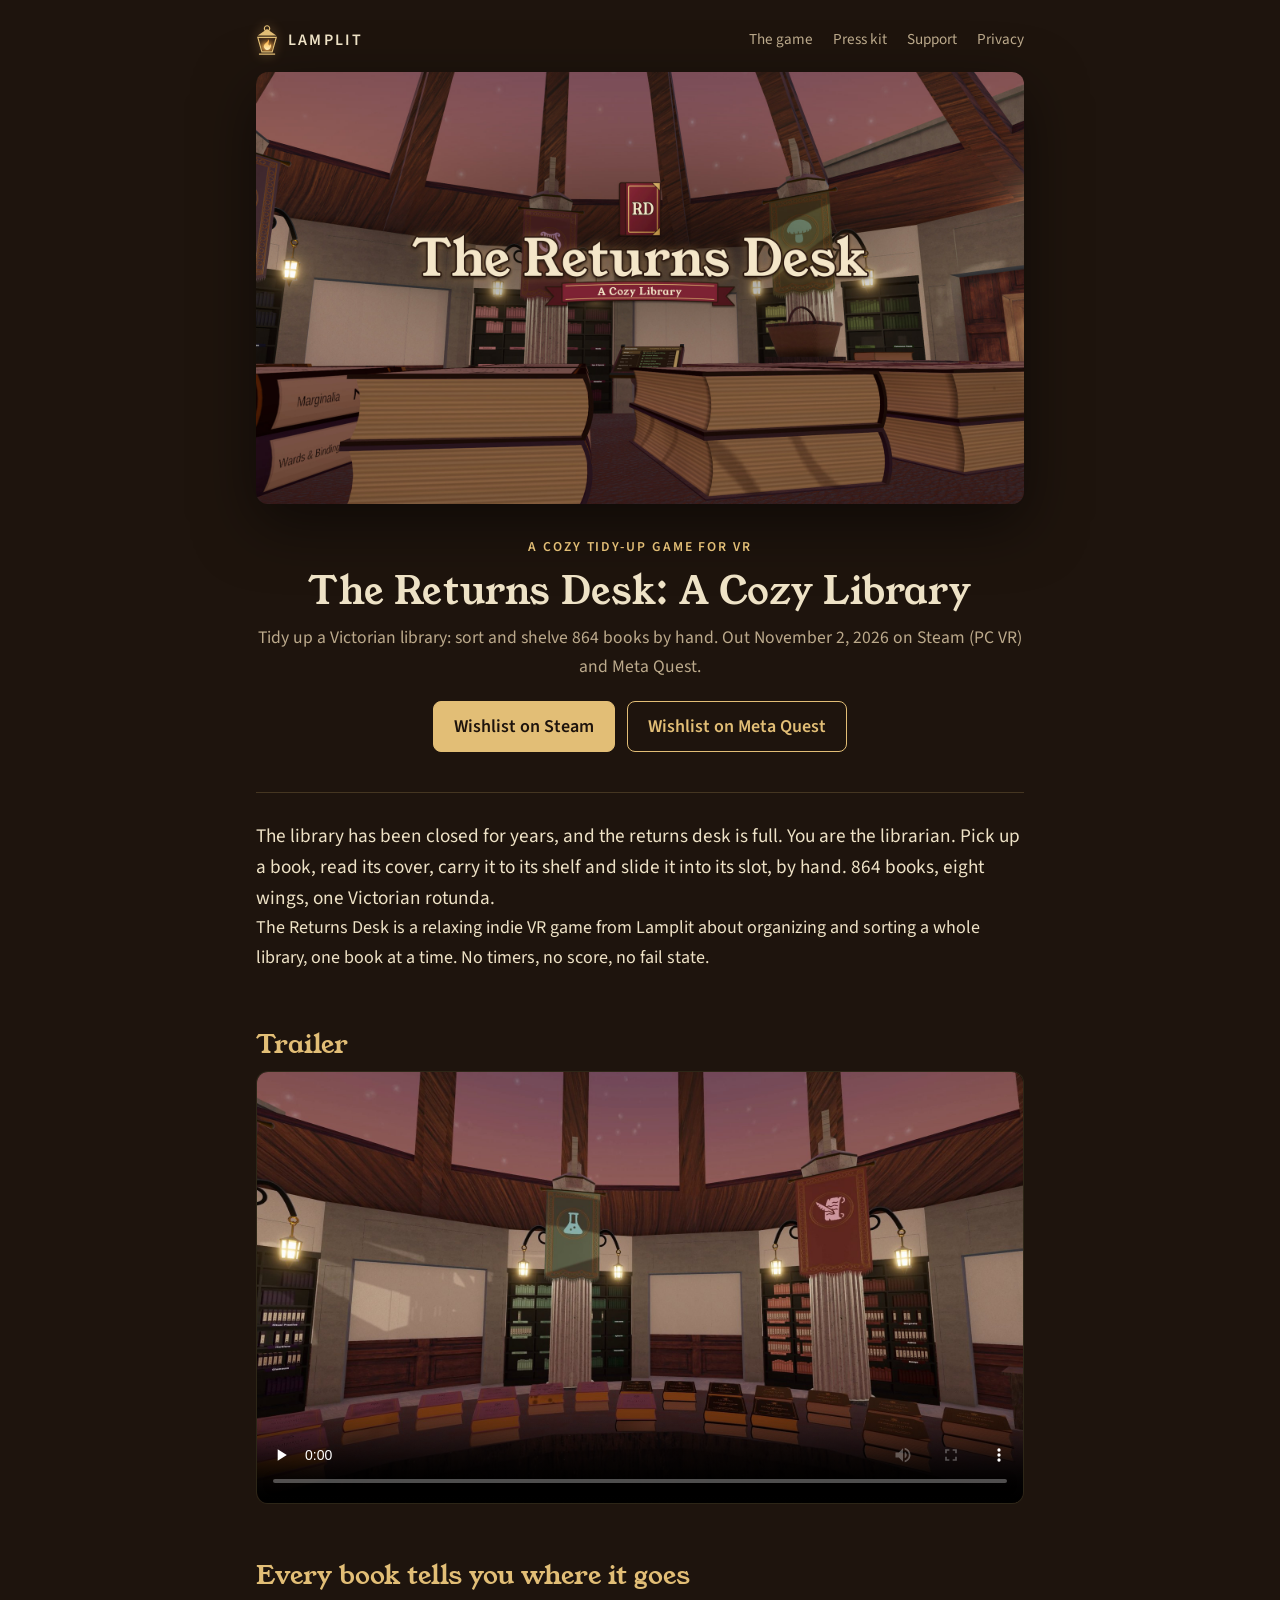
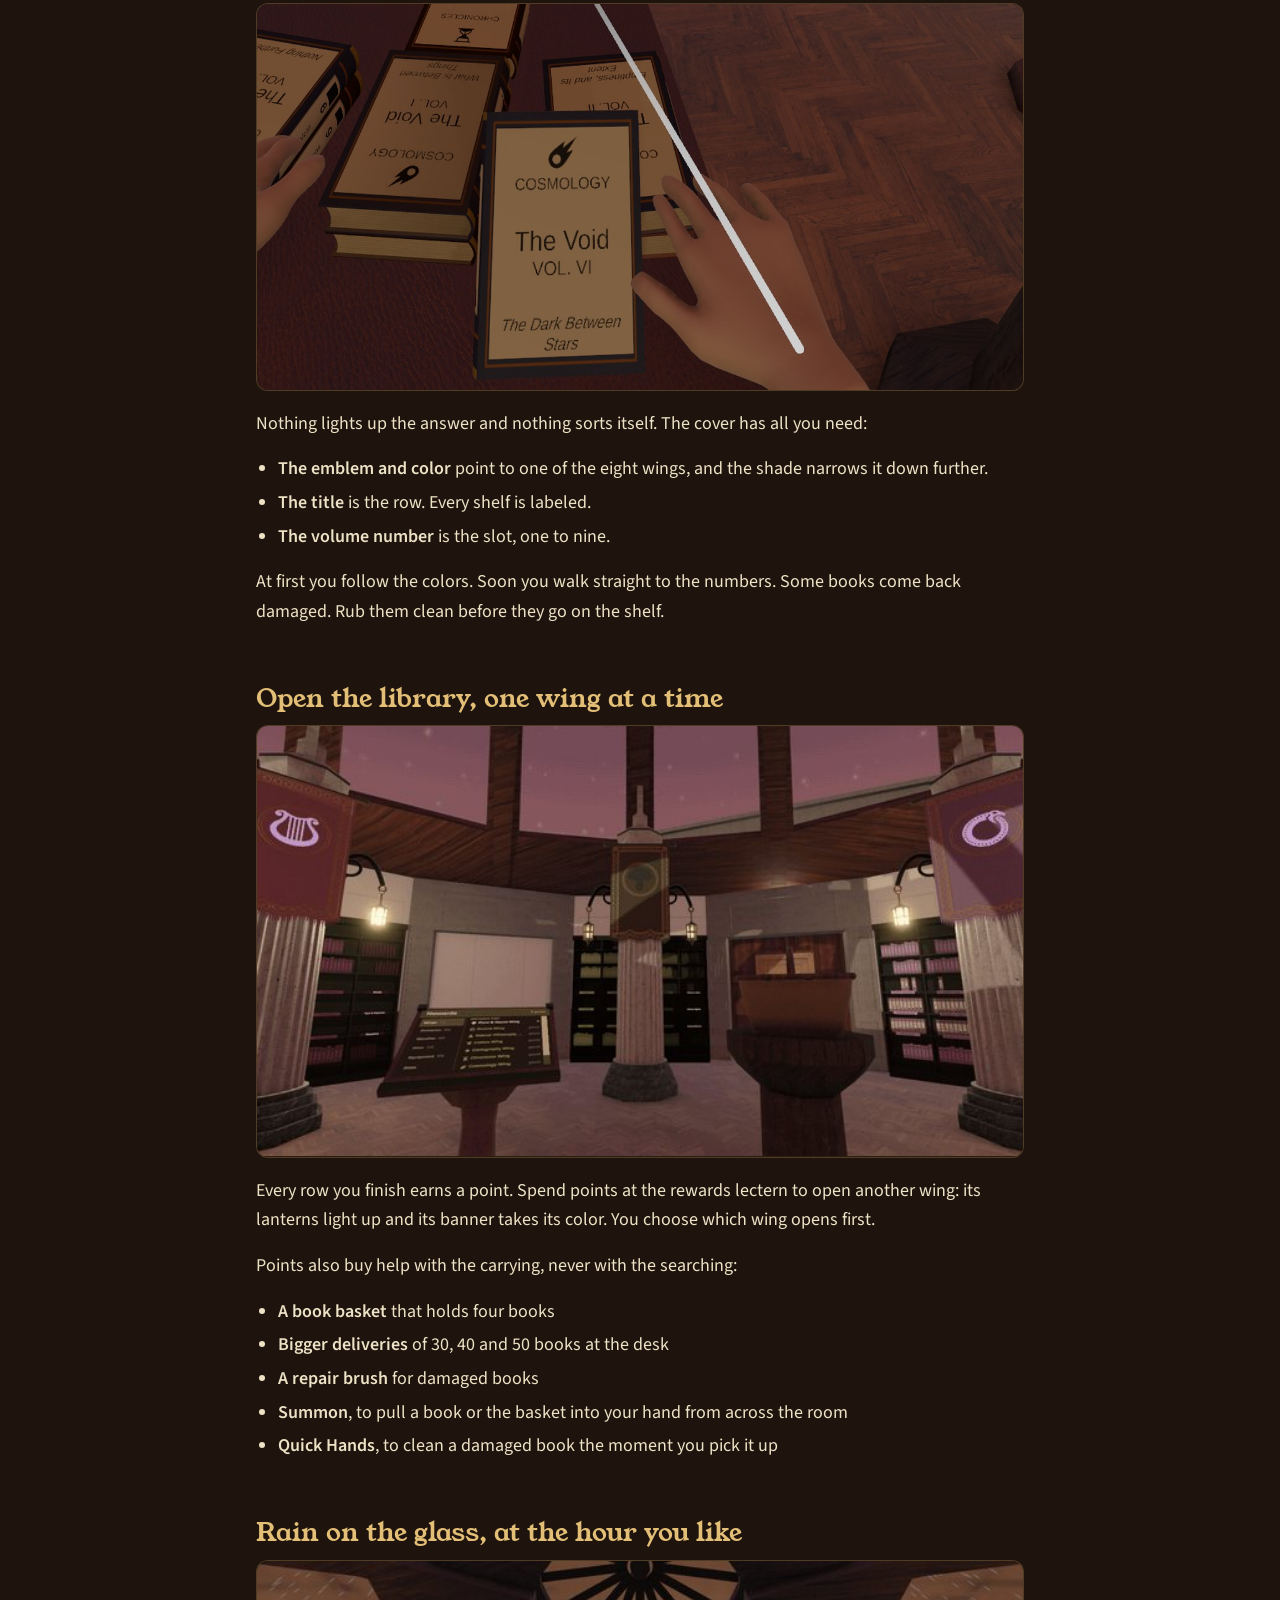
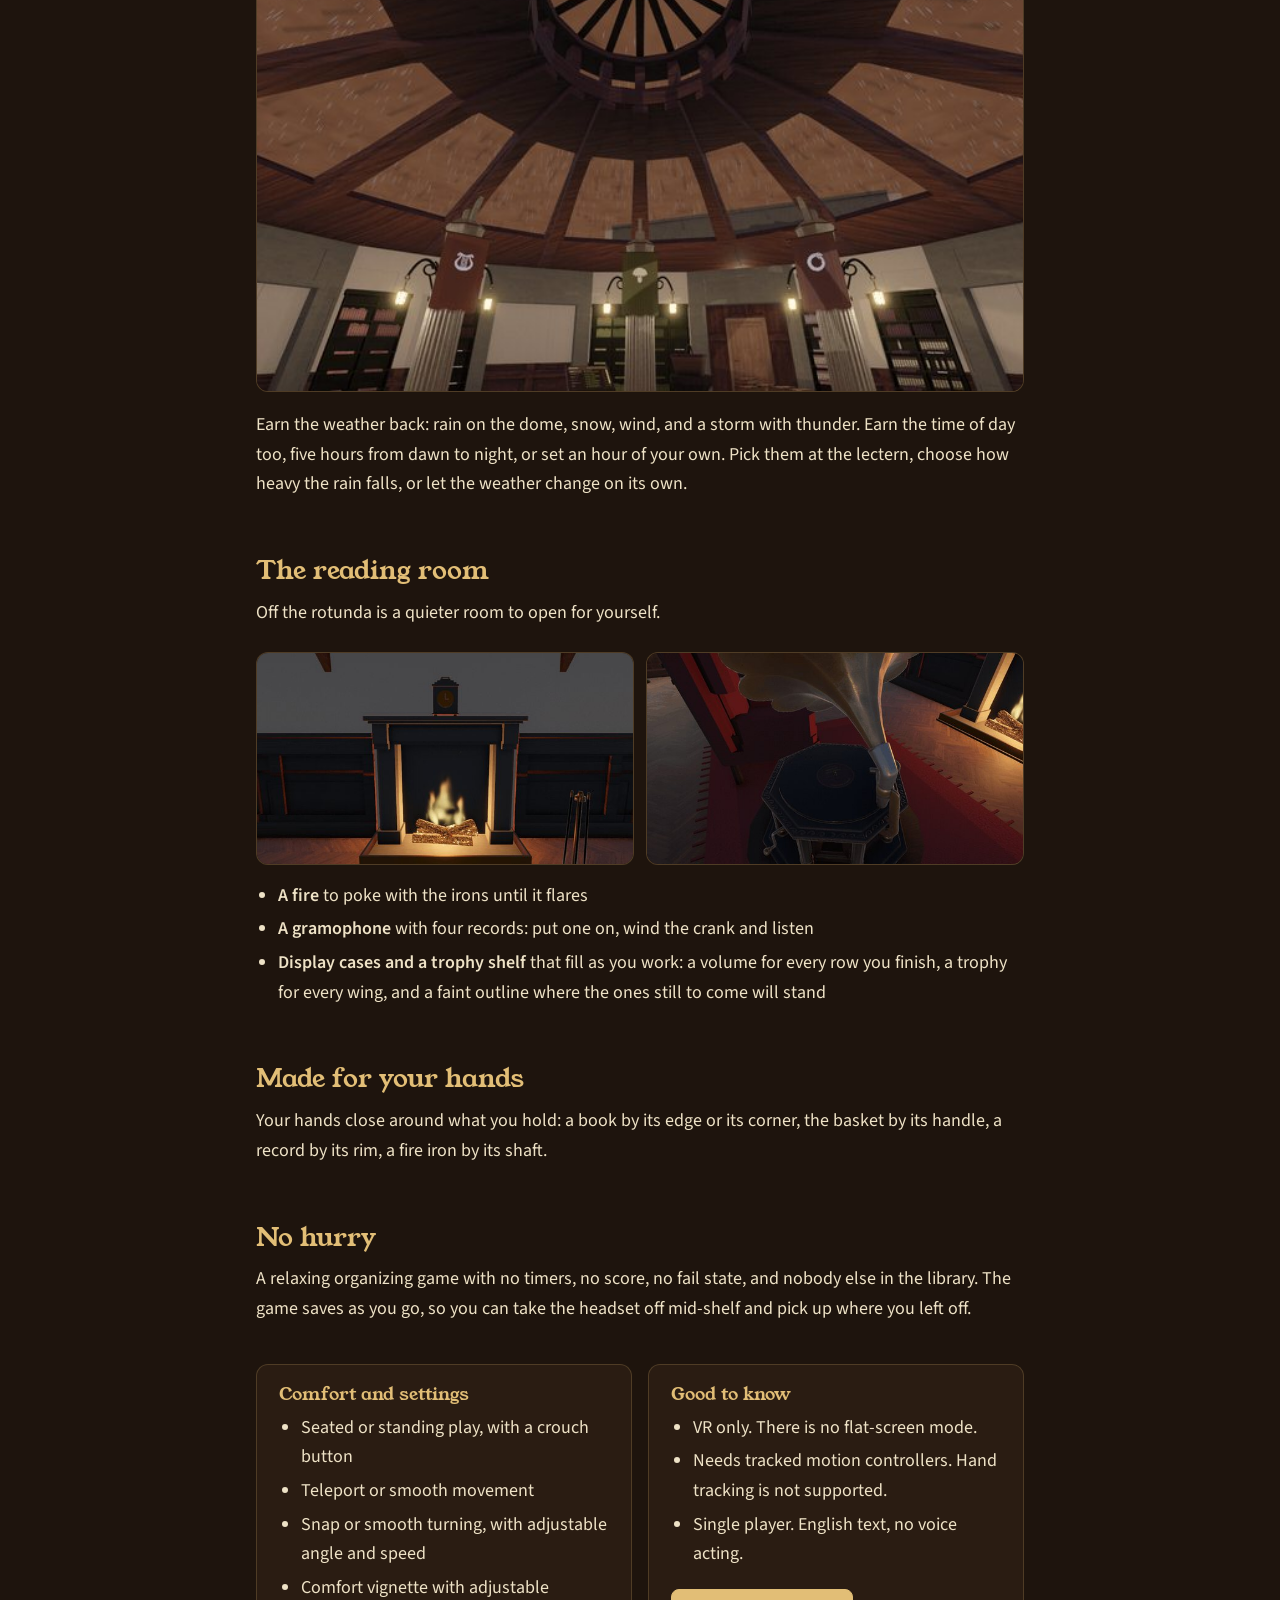
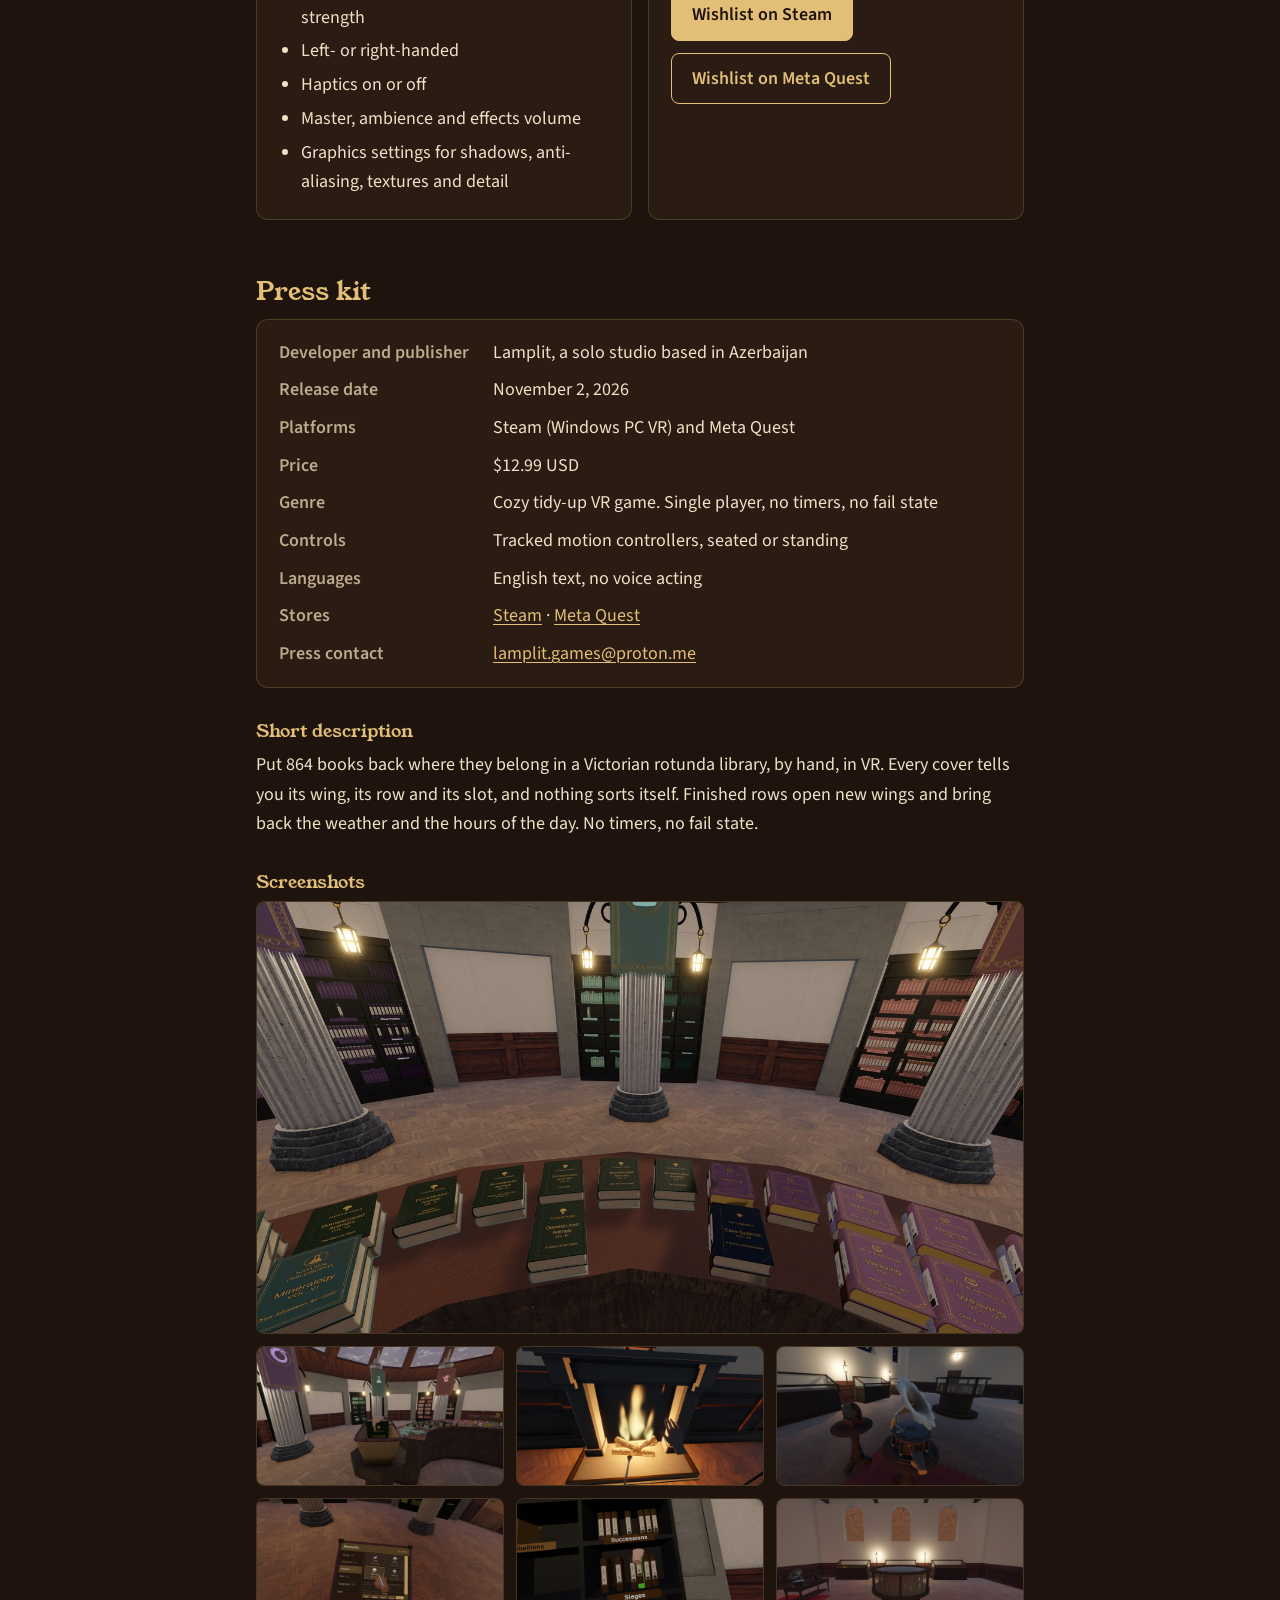
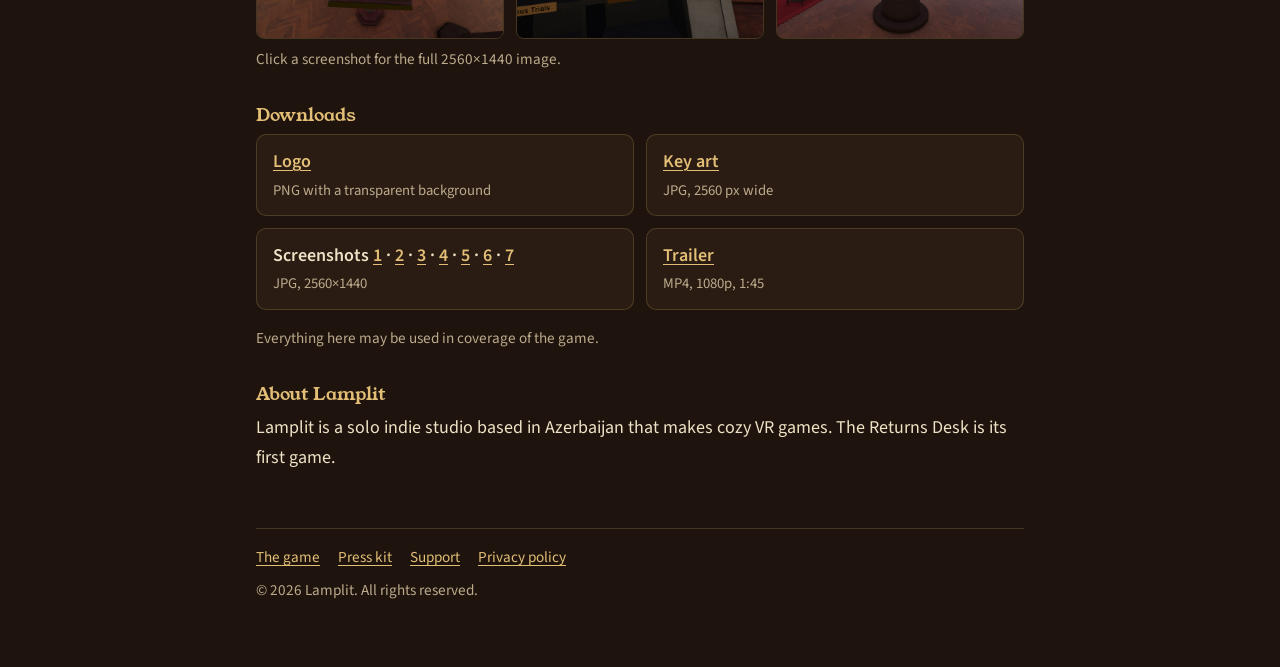
<file: index.html>
<!DOCTYPE html>
<html lang="en">
<head>
<meta charset="utf-8">
<meta name="viewport" content="width=device-width, initial-scale=1">
<title>Lamplit | The Returns Desk, a Cozy Tidy-Up VR Game</title>
<meta name="description" content="Tidy up a Victorian library in VR: sort and shelve 864 books by hand in a cozy, relaxing indie game. Out Nov 2, 2026 on Steam (PC VR) and Meta Quest.">
<meta name="keywords" content="tidy up game, tidying game, cozy game, cozy VR game, relaxing game, relaxing VR game, indie game, VR game, virtual reality game, Meta Quest game, Steam VR game, PC VR, organizing game, sorting game, library game, books, gaming, Lamplit, The Returns Desk">
<link rel="canonical" href="https://lamplitgames.github.io/">
<meta name="robots" content="index, follow, max-image-preview:large, max-video-preview:-1">
<meta name="author" content="Lamplit">
<meta name="theme-color" content="#1e140d">
<meta name="color-scheme" content="dark">
<meta name="google-site-verification" content="c1iUsk1S_ibs-EZGlGnUaKQFY1onhuEjxAU0JBoQbWc">

<meta property="og:type" content="website">
<meta property="og:site_name" content="Lamplit">
<meta property="og:locale" content="en_US">
<meta property="og:url" content="https://lamplitgames.github.io/">
<meta property="og:title" content="The Returns Desk: A Cozy Library — a cozy tidy-up VR game by Lamplit">
<meta property="og:description" content="Tidy up a Victorian library in VR: sort and shelve 864 books by hand. No timers, no fail state. Out November 2, 2026 on Steam and Meta Quest.">
<meta property="og:image" content="https://lamplitgames.github.io/img/og-image.jpg">
<meta property="og:image:width" content="1200">
<meta property="og:image:height" content="630">
<meta property="og:image:alt" content="The Returns Desk: A Cozy Library logo over the rotunda library at evening, with piled books on the returns desk.">
<meta property="og:video" content="https://lamplitgames.github.io/presskit/the-returns-desk-trailer.mp4">
<meta property="og:video:type" content="video/mp4">
<meta property="og:video:width" content="1920">
<meta property="og:video:height" content="1080">
<meta name="twitter:card" content="summary_large_image">
<meta name="twitter:title" content="The Returns Desk: A Cozy Library — a cozy tidy-up VR game">
<meta name="twitter:description" content="Tidy up a Victorian library in VR: sort and shelve 864 books by hand. Out November 2, 2026 on Steam and Meta Quest.">
<meta name="twitter:image" content="https://lamplitgames.github.io/img/og-image.jpg">
<meta name="twitter:image:alt" content="The Returns Desk: A Cozy Library logo over the rotunda library at evening.">

<link rel="icon" href="/favicon.ico" sizes="48x48">
<link rel="icon" href="/img/lamplit-mark.svg" type="image/svg+xml">
<link rel="apple-touch-icon" href="/img/apple-touch-icon.png">
<link rel="manifest" href="/manifest.json">

<link rel="preconnect" href="https://fonts.googleapis.com">
<link rel="preconnect" href="https://fonts.gstatic.com" crossorigin>
<link rel="stylesheet" href="https://fonts.googleapis.com/css2?family=Source+Sans+3:wght@400;600&family=Young+Serif&display=swap">
<link rel="stylesheet" href="style.css?v=5">

<script type="application/ld+json">
{
  "@context": "https://schema.org",
  "@graph": [
    {
      "@type": "Organization",
      "@id": "https://lamplitgames.github.io/#org",
      "name": "Lamplit",
      "url": "https://lamplitgames.github.io/",
      "email": "lamplit.games@proton.me",
      "logo": "https://lamplitgames.github.io/img/icon-512.png",
      "description": "Lamplit is a solo indie studio based in Azerbaijan that makes cozy, relaxing VR games.",
      "contactPoint": {
        "@type": "ContactPoint",
        "contactType": "customer support",
        "email": "lamplit.games@proton.me",
        "url": "https://lamplitgames.github.io/support.html",
        "availableLanguage": "English"
      }
    },
    {
      "@type": "WebSite",
      "@id": "https://lamplitgames.github.io/#website",
      "name": "Lamplit",
      "url": "https://lamplitgames.github.io/",
      "inLanguage": "en",
      "publisher": { "@id": "https://lamplitgames.github.io/#org" }
    },
    {
      "@type": "VideoGame",
      "@id": "https://lamplitgames.github.io/#game",
      "name": "The Returns Desk: A Cozy Library",
      "alternateName": "The Returns Desk",
      "url": "https://lamplitgames.github.io/",
      "description": "A cozy tidy-up game for VR. Put 864 books back where they belong in a Victorian rotunda library, by hand. Every cover tells you its wing, its row and its slot, and nothing sorts itself. Finished rows open new wings and bring back the weather and the hours of the day. No timers, no fail state.",
      "keywords": "tidy up, tidying, cozy, relaxing, indie, VR, virtual reality, Meta Quest, Steam, PC VR, organizing, sorting, library, books",
      "image": "https://lamplitgames.github.io/img/keyart.jpg",
      "screenshot": [
        "https://lamplitgames.github.io/presskit/screenshot-01_returns_desk.jpg",
        "https://lamplitgames.github.io/presskit/screenshot-02_shelving_with_basket.jpg",
        "https://lamplitgames.github.io/presskit/screenshot-03_hearth_poke.jpg",
        "https://lamplitgames.github.io/presskit/screenshot-04_gramophone.jpg",
        "https://lamplitgames.github.io/presskit/screenshot-05_rewards_weather.jpg",
        "https://lamplitgames.github.io/presskit/screenshot-06_shelf_close.jpg",
        "https://lamplitgames.github.io/presskit/screenshot-07_reading_room_cases.jpg"
      ],
      "genre": ["Tidy Up", "Cozy", "Relaxing", "Organizing", "Sorting", "Simulation", "Puzzle", "Indie", "Virtual reality"],
      "gamePlatform": ["PC VR (Steam)", "Meta Quest"],
      "operatingSystem": ["Windows", "Meta Horizon OS"],
      "applicationCategory": "Game",
      "playMode": "SinglePlayer",
      "numberOfPlayers": { "@type": "QuantitativeValue", "value": 1 },
      "inLanguage": "en",
      "datePublished": "2026-11-02",
      "author": { "@id": "https://lamplitgames.github.io/#org" },
      "publisher": { "@id": "https://lamplitgames.github.io/#org" },
      "sameAs": [
        "https://store.steampowered.com/app/5262310/",
        "https://www.meta.com/experiences/the-returns-desk-a-cozy-library/1379798675209243/"
      ],
      "offers": [
        {
          "@type": "Offer",
          "name": "Steam (PC VR)",
          "url": "https://store.steampowered.com/app/5262310/",
          "price": "12.99",
          "priceCurrency": "USD",
          "availabilityStarts": "2026-11-02T17:00:00Z"
        },
        {
          "@type": "Offer",
          "name": "Meta Quest",
          "url": "https://www.meta.com/experiences/the-returns-desk-a-cozy-library/1379798675209243/",
          "price": "12.99",
          "priceCurrency": "USD",
          "availabilityStarts": "2026-11-02T17:00:00Z"
        }
      ],
      "trailer": {
        "@type": "VideoObject",
        "name": "The Returns Desk: A Cozy Library — trailer",
        "description": "The trailer for The Returns Desk: A Cozy Library, a cozy tidy-up VR game about putting library books back.",
        "thumbnailUrl": "https://lamplitgames.github.io/presskit/trailer-poster.jpg",
        "contentUrl": "https://lamplitgames.github.io/presskit/the-returns-desk-trailer.mp4",
        "uploadDate": "2026-10-16",
        "duration": "PT1M45S"
      }
    }
  ]
}
</script>
</head>
<body class="home">
<main>
<nav class="topbar" aria-label="Site">
<a class="brand" href="/"><img src="img/lamplit-mark.svg" alt="" width="22" height="32"><span class="studio">Lamplit</span></a>
<span class="topbar-links"><a href="#game">The game</a><a href="#press">Press kit</a><a href="support.html">Support</a><a href="privacy.html">Privacy</a></span>
</nav>

<img class="hero-img" src="img/keyart.jpg" alt="The Returns Desk: A Cozy Library key art. The returns desk's piled books in the rotunda library at evening, with the wing banners and lanterns lit under the glass dome." width="1920" height="1080" fetchpriority="high">

<header class="home-head">
<p class="eyebrow">A cozy tidy-up game for VR</p>
<h1>The Returns Desk: A Cozy Library</h1>
<p class="sub">Tidy up a Victorian library: sort and shelve 864 books by hand. Out November 2, 2026 on Steam (PC VR) and Meta Quest.</p>
<p class="stores"><a class="button primary" href="https://store.steampowered.com/app/5262310/">Wishlist on Steam</a> <a class="button" href="https://www.meta.com/experiences/the-returns-desk-a-cozy-library/1379798675209243/">Wishlist on Meta Quest</a></p>
</header>

<p class="lead">The library has been closed for years, and the returns desk is full. You are the librarian. Pick up a book, read its cover, carry it to its shelf and slide it into its slot, by hand. 864 books, eight wings, one Victorian rotunda.</p>
<p>The Returns Desk is a relaxing indie VR game from Lamplit about organizing and sorting a whole library, one book at a time. No timers, no score, no fail state.</p>

<section id="trailer">
<h2>Trailer</h2>
<video controls preload="none" poster="presskit/trailer-poster.jpg" width="1920" height="1080" title="The Returns Desk: A Cozy Library — trailer">
<source src="presskit/the-returns-desk-trailer.mp4" type="video/mp4">
</video>
</section>

<section id="game">
<h2>Every book tells you where it goes</h2>
<figure class="media"><img src="img/about/reading_a_cover.jpg" alt="Reading a book's cover in VR: the wing emblem, the title and the volume number." width="1232" height="620" loading="lazy"></figure>
<p>Nothing lights up the answer and nothing sorts itself. The cover has all you need:</p>
<ul>
<li><strong>The emblem and color</strong> point to one of the eight wings, and the shade narrows it down further.</li>
<li><strong>The title</strong> is the row. Every shelf is labeled.</li>
<li><strong>The volume number</strong> is the slot, one to nine.</li>
</ul>
<p>At first you follow the colors. Soon you walk straight to the numbers. Some books come back damaged. Rub them clean before they go on the shelf.</p>

<h2>Open the library, one wing at a time</h2>
<figure class="media"><video autoplay muted loop playsinline preload="metadata" poster="img/about/wing_opens.jpg" width="616" height="346" aria-label="A wing of the library opening: its lanterns light up and its banner takes its color."><source src="img/about/wing_opens.mp4" type="video/mp4"></video></figure>
<p>Every row you finish earns a point. Spend points at the rewards lectern to open another wing: its lanterns light up and its banner takes its color. You choose which wing opens first.</p>
<p>Points also buy help with the carrying, never with the searching:</p>
<ul>
<li><strong>A book basket</strong> that holds four books</li>
<li><strong>Bigger deliveries</strong> of 30, 40 and 50 books at the desk</li>
<li><strong>A repair brush</strong> for damaged books</li>
<li><strong>Summon</strong>, to pull a book or the basket into your hand from across the room</li>
<li><strong>Quick Hands</strong>, to clean a damaged book the moment you pick it up</li>
</ul>

<h2>Rain on the glass, at the hour you like</h2>
<figure class="media"><video autoplay muted loop playsinline preload="metadata" poster="img/about/storm_on_the_dome.jpg" width="616" height="346" aria-label="A storm with rain and lightning over the library's glass dome."><source src="img/about/storm_on_the_dome.mp4" type="video/mp4"></video></figure>
<p>Earn the weather back: rain on the dome, snow, wind, and a storm with thunder. Earn the time of day too, five hours from dawn to night, or set an hour of your own. Pick them at the lectern, choose how heavy the rain falls, or let the weather change on its own.</p>

<h2>The reading room</h2>
<p>Off the rotunda is a quieter room to open for yourself.</p>
<div class="media-pair">
<figure class="media"><video autoplay muted loop playsinline preload="metadata" poster="img/about/hearth.jpg" width="616" height="346" aria-label="Poking the reading room fire with an iron until it flares."><source src="img/about/hearth.mp4" type="video/mp4"></video></figure>
<figure class="media"><video autoplay muted loop playsinline preload="metadata" poster="img/about/gramophone.jpg" width="616" height="346" aria-label="Putting a record on the gramophone and winding the crank."><source src="img/about/gramophone.mp4" type="video/mp4"></video></figure>
</div>
<ul>
<li><strong>A fire</strong> to poke with the irons until it flares</li>
<li><strong>A gramophone</strong> with four records: put one on, wind the crank and listen</li>
<li><strong>Display cases and a trophy shelf</strong> that fill as you work: a volume for every row you finish, a trophy for every wing, and a faint outline where the ones still to come will stand</li>
</ul>

<h2>Made for your hands</h2>
<p>Your hands close around what you hold: a book by its edge or its corner, the basket by its handle, a record by its rim, a fire iron by its shaft.</p>

<h2>No hurry</h2>
<p>A relaxing organizing game with no timers, no score, no fail state, and nobody else in the library. The game saves as you go, so you can take the headset off mid-shelf and pick up where you left off.</p>

<div class="two-col">
<div class="panel">
<h3>Comfort and settings</h3>
<ul>
<li>Seated or standing play, with a crouch button</li>
<li>Teleport or smooth movement</li>
<li>Snap or smooth turning, with adjustable angle and speed</li>
<li>Comfort vignette with adjustable strength</li>
<li>Left- or right-handed</li>
<li>Haptics on or off</li>
<li>Master, ambience and effects volume</li>
<li>Graphics settings for shadows, anti-aliasing, textures and detail</li>
</ul>
</div>
<div class="panel">
<h3>Good to know</h3>
<ul>
<li>VR only. There is no flat-screen mode.</li>
<li>Needs tracked motion controllers. Hand tracking is not supported.</li>
<li>Single player. English text, no voice acting.</li>
</ul>
<p class="stores"><a class="button primary" href="https://store.steampowered.com/app/5262310/">Wishlist on Steam</a> <a class="button" href="https://www.meta.com/experiences/the-returns-desk-a-cozy-library/1379798675209243/">Wishlist on Meta Quest</a></p>
</div>
</div>
</section>

<section id="press">
<h2>Press kit</h2>
<div class="panel">
<dl>
<dt>Developer and publisher</dt><dd>Lamplit, a solo studio based in Azerbaijan</dd>
<dt>Release date</dt><dd><time datetime="2026-11-02">November 2, 2026</time></dd>
<dt>Platforms</dt><dd>Steam (Windows PC VR) and Meta Quest</dd>
<dt>Price</dt><dd>$12.99 USD</dd>
<dt>Genre</dt><dd>Cozy tidy-up VR game. Single player, no timers, no fail state</dd>
<dt>Controls</dt><dd>Tracked motion controllers, seated or standing</dd>
<dt>Languages</dt><dd>English text, no voice acting</dd>
<dt>Stores</dt><dd><a href="https://store.steampowered.com/app/5262310/">Steam</a> · <a href="https://www.meta.com/experiences/the-returns-desk-a-cozy-library/1379798675209243/">Meta Quest</a></dd>
<dt>Press contact</dt><dd><a href="mailto:lamplit.games@proton.me">lamplit.games@proton.me</a></dd>
</dl>
</div>

<h3>Short description</h3>
<p>Put 864 books back where they belong in a Victorian rotunda library, by hand, in VR. Every cover tells you its wing, its row and its slot, and nothing sorts itself. Finished rows open new wings and bring back the weather and the hours of the day. No timers, no fail state.</p>

<h3>Screenshots</h3>
<div class="shots">
<a href="presskit/screenshot-01_returns_desk.jpg"><img src="presskit/thumb-01_returns_desk.jpg" alt="The returns desk piled with books in the rotunda library." width="1280" height="720" loading="lazy"></a>
<a href="presskit/screenshot-02_shelving_with_basket.jpg"><img src="presskit/thumb-02_shelving_with_basket.jpg" alt="Shelving books from a basket into a lit wing." width="1280" height="720" loading="lazy"></a>
<a href="presskit/screenshot-03_hearth_poke.jpg"><img src="presskit/thumb-03_hearth_poke.jpg" alt="Poking the fire with an iron in the reading room." width="1280" height="720" loading="lazy"></a>
<a href="presskit/screenshot-04_gramophone.jpg"><img src="presskit/thumb-04_gramophone.jpg" alt="Winding the gramophone in the reading room, beside the display cases." width="1280" height="720" loading="lazy"></a>
<a href="presskit/screenshot-05_rewards_weather.jpg"><img src="presskit/thumb-05_rewards_weather.jpg" alt="Choosing the weather on the rewards lectern." width="1280" height="720" loading="lazy"></a>
<a href="presskit/screenshot-06_shelf_close.jpg"><img src="presskit/thumb-06_shelf_close.jpg" alt="Sliding a numbered volume into its slot on a labeled shelf." width="1280" height="720" loading="lazy"></a>
<a href="presskit/screenshot-07_reading_room_cases.jpg"><img src="presskit/thumb-07_reading_room_cases.jpg" alt="The reading room's display cases and trophy shelf in the evening rain." width="1280" height="720" loading="lazy"></a>
</div>
<p class="small">Click a screenshot for the full 2560×1440 image.</p>

<h3>Downloads</h3>
<ul class="downloads">
<li><a href="presskit/the-returns-desk-logo.png" download>Logo</a><span>PNG with a transparent background</span></li>
<li><a href="presskit/keyart-2560.jpg" download>Key art</a><span>JPG, 2560 px wide</span></li>
<li><span class="dl-title">Screenshots <a href="presskit/screenshot-01_returns_desk.jpg" download>1</a> · <a href="presskit/screenshot-02_shelving_with_basket.jpg" download>2</a> · <a href="presskit/screenshot-03_hearth_poke.jpg" download>3</a> · <a href="presskit/screenshot-04_gramophone.jpg" download>4</a> · <a href="presskit/screenshot-05_rewards_weather.jpg" download>5</a> · <a href="presskit/screenshot-06_shelf_close.jpg" download>6</a> · <a href="presskit/screenshot-07_reading_room_cases.jpg" download>7</a></span><span>JPG, 2560×1440</span></li>
<li><a href="presskit/the-returns-desk-trailer.mp4" download>Trailer</a><span>MP4, 1080p, 1:45</span></li>
</ul>
<p class="small">Everything here may be used in coverage of the game.</p>

<h3>About Lamplit</h3>
<p>Lamplit is a solo indie studio based in Azerbaijan that makes cozy VR games. The Returns Desk is its first game.</p>
</section>

<footer>
<nav aria-label="Footer"><a href="#game">The game</a><a href="#press">Press kit</a><a href="support.html">Support</a><a href="privacy.html">Privacy policy</a></nav>
<p>© 2026 Lamplit. All rights reserved.</p>
</footer>
</main>
</body>
</html>
</file>
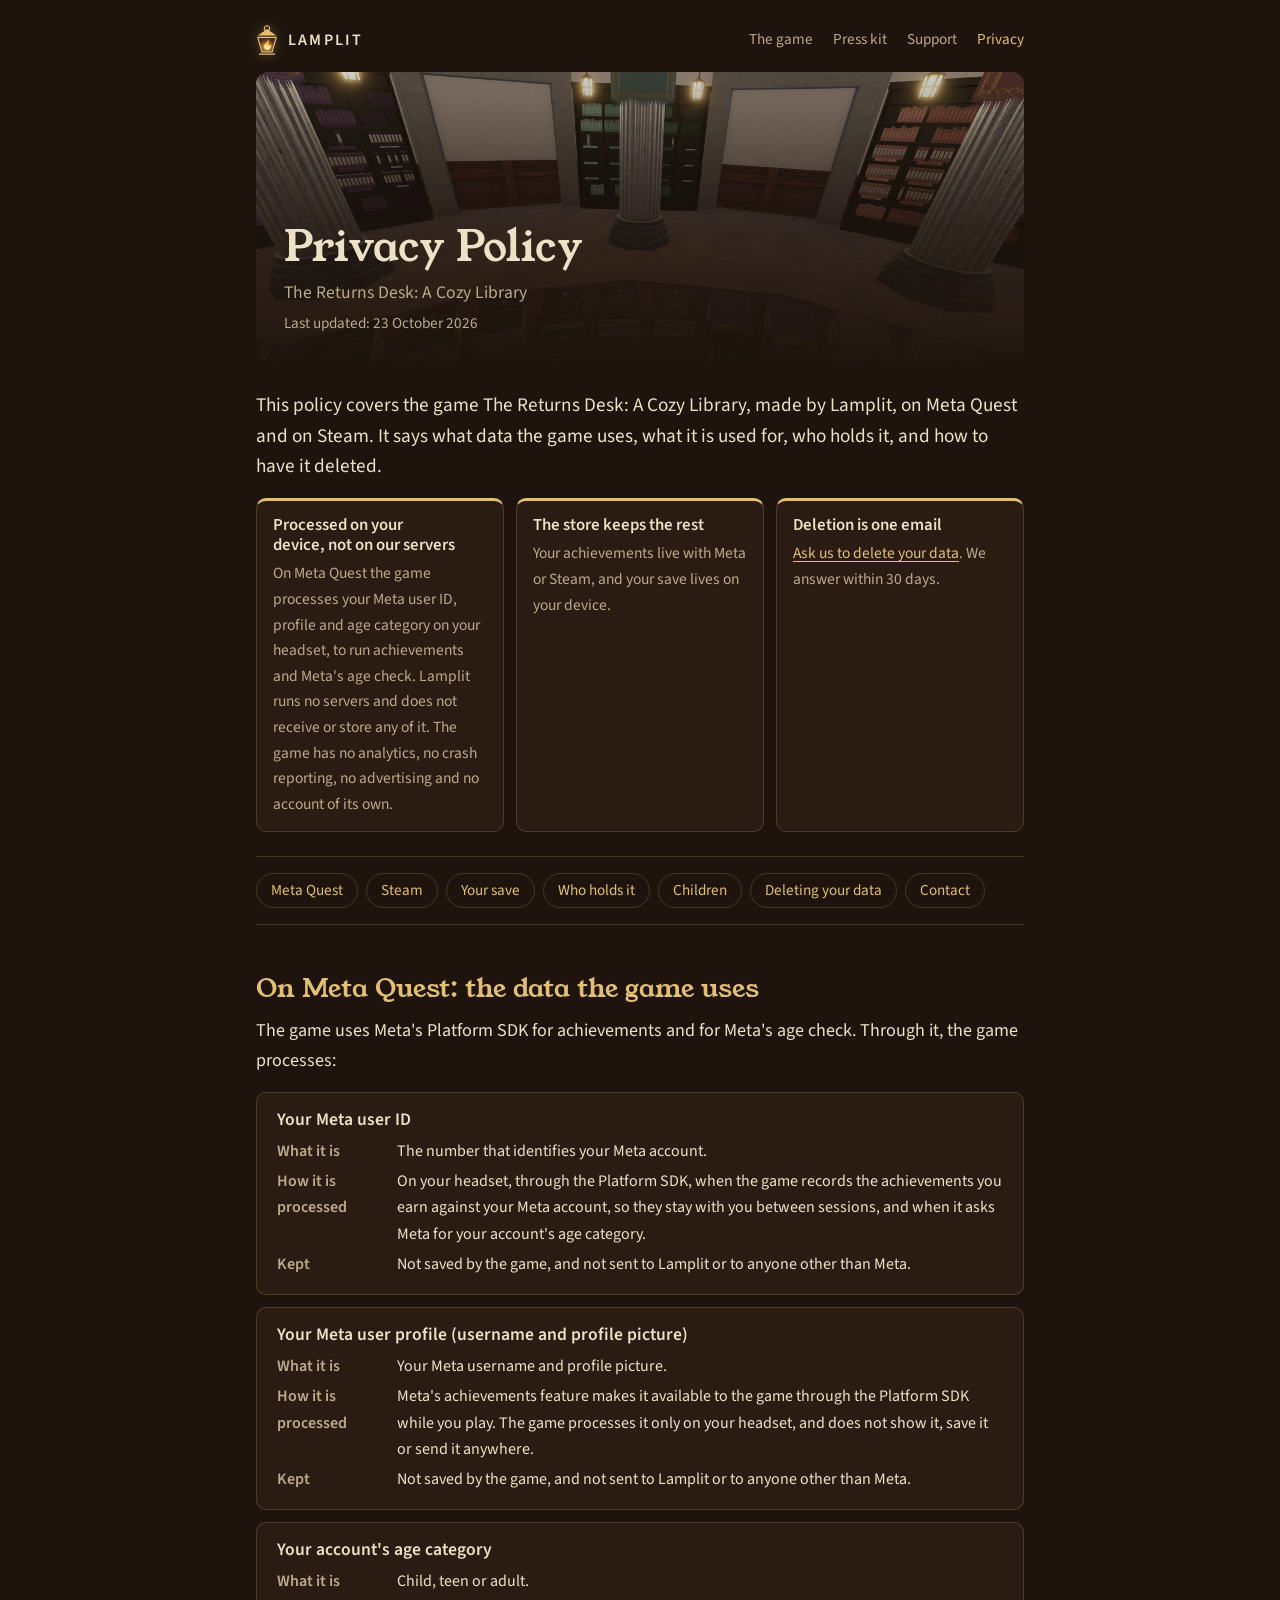
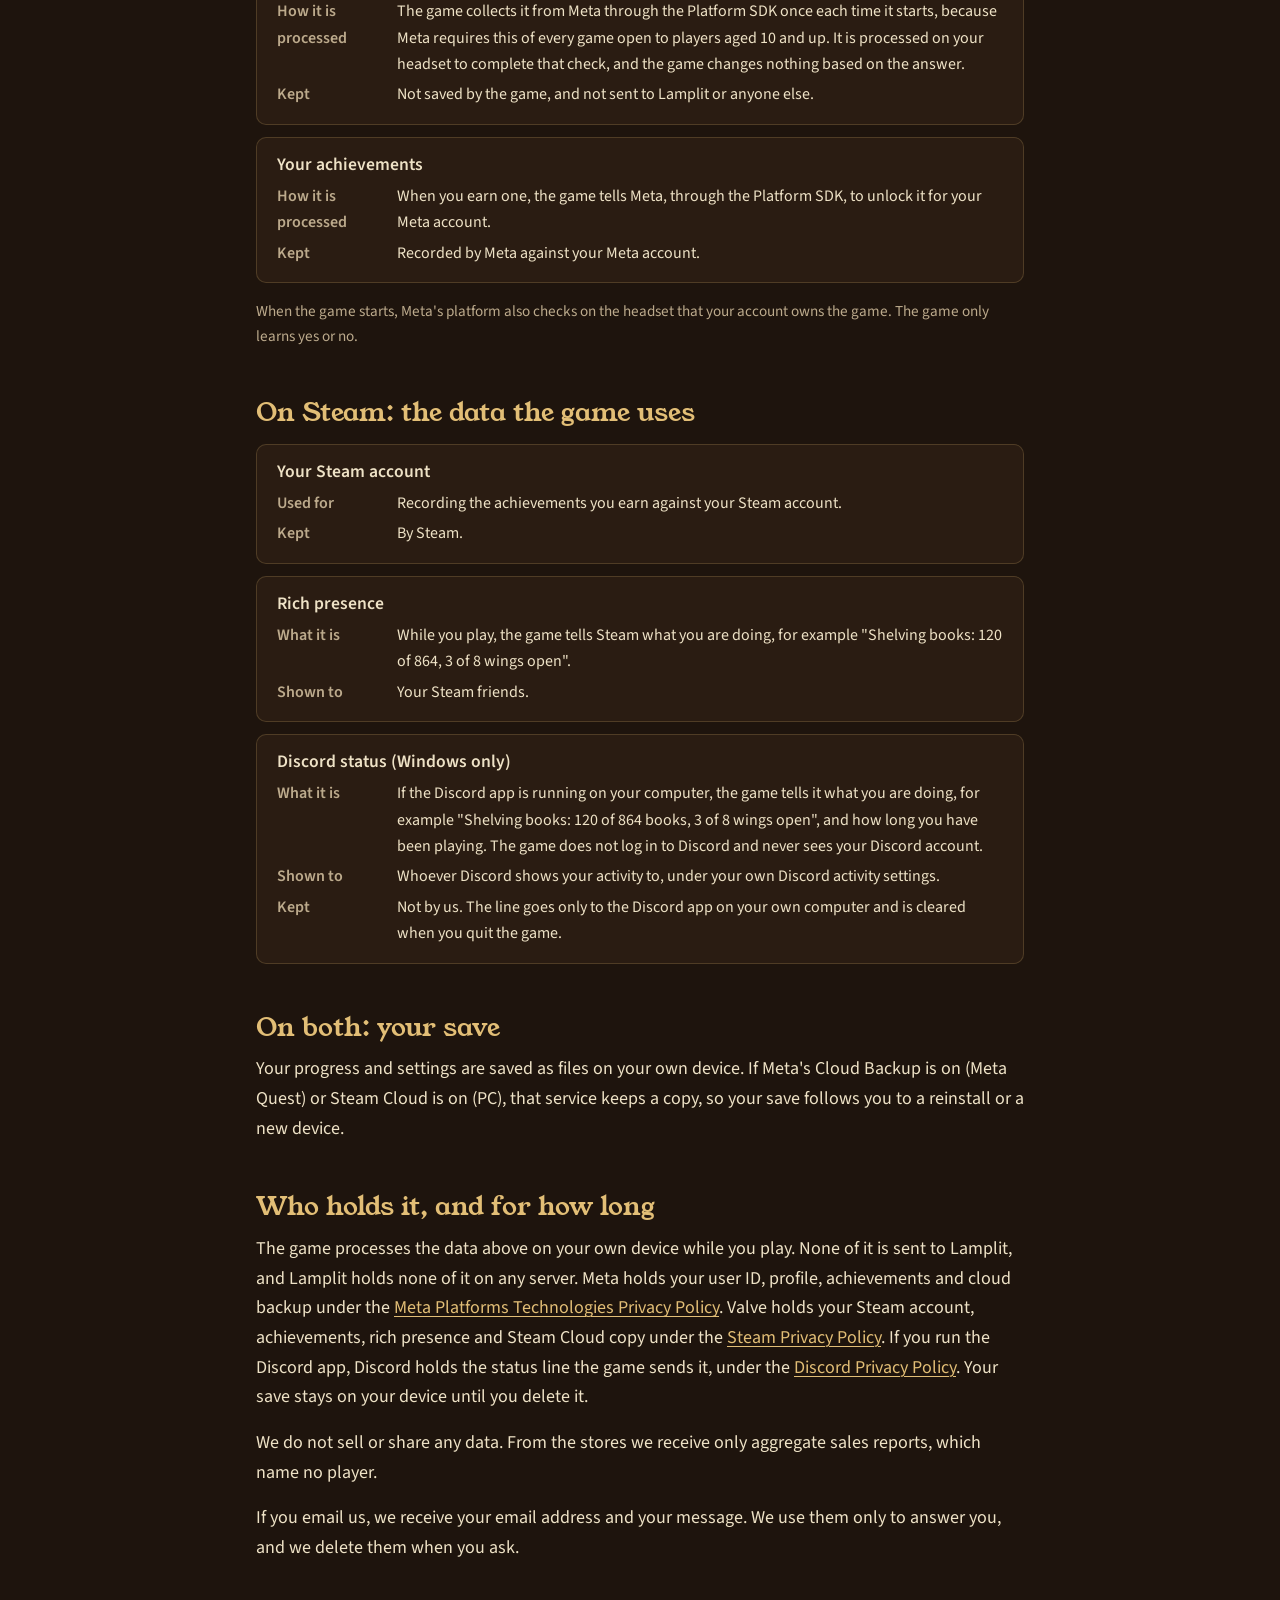
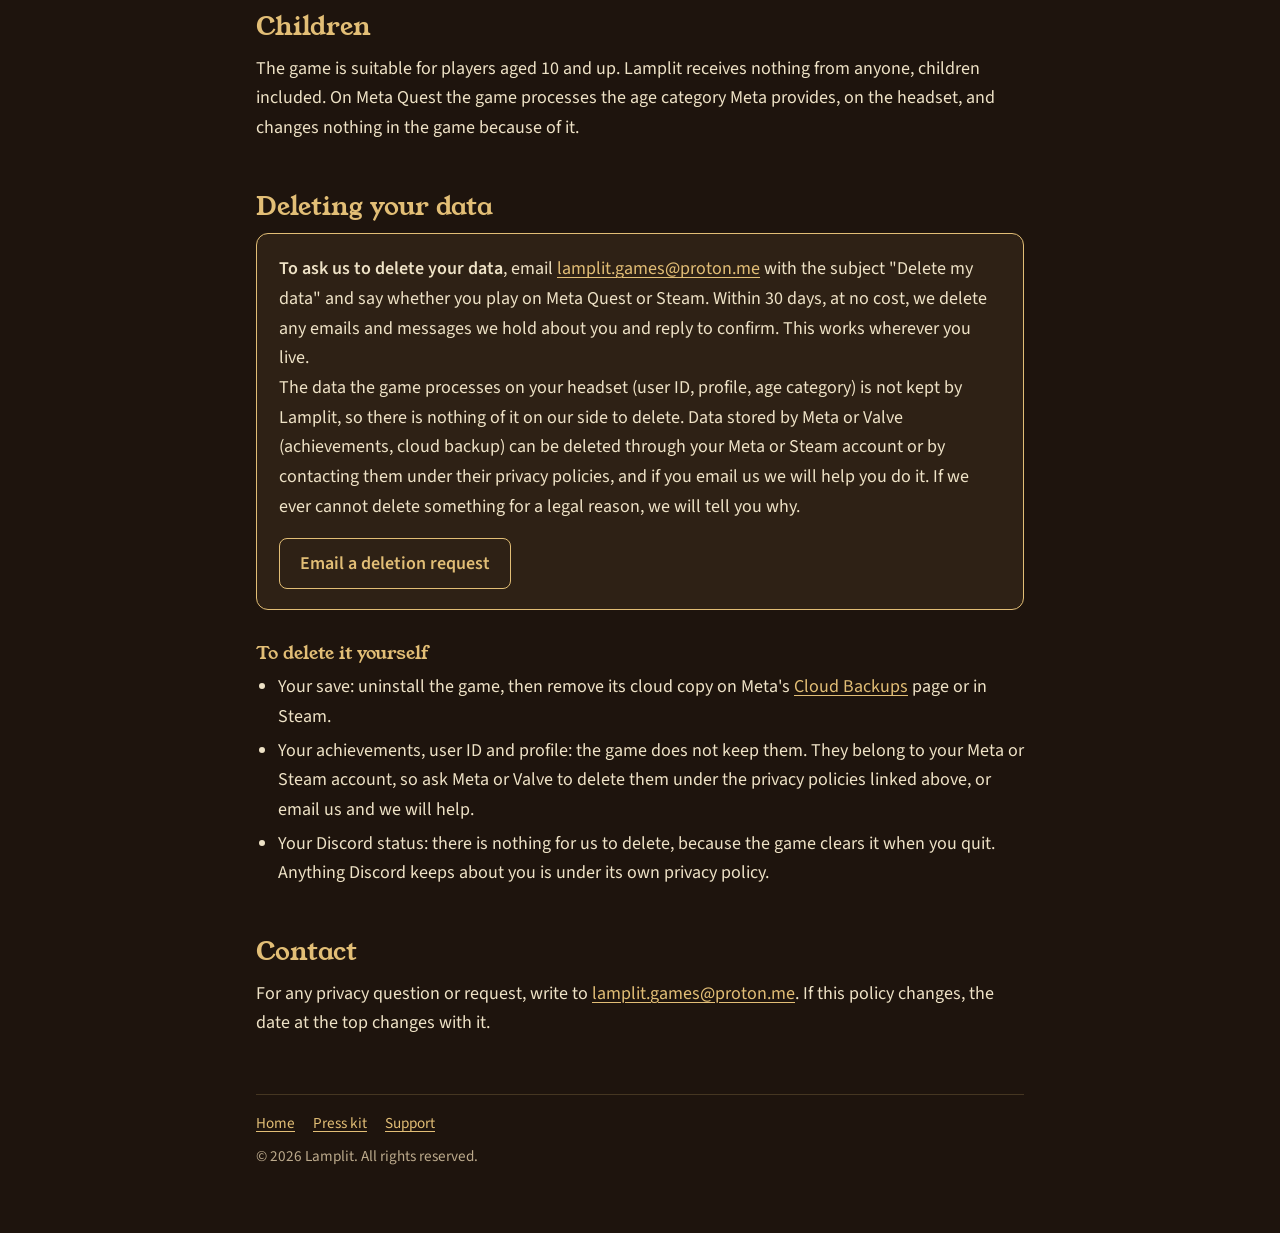
<file: privacy.html>
<!DOCTYPE html>
<html lang="en">
<head>
<meta charset="utf-8">
<meta name="viewport" content="width=device-width, initial-scale=1">
<title>Privacy Policy — The Returns Desk: A Cozy Library | Lamplit</title>
<meta name="description" content="What data The Returns Desk: A Cozy Library uses on Meta Quest and Steam, what it is used for, who holds it, and how to have it deleted.">
<link rel="canonical" href="https://lamplitgames.github.io/privacy.html">
<meta name="robots" content="index, follow">
<meta name="author" content="Lamplit">
<meta name="theme-color" content="#1e140d">
<meta name="color-scheme" content="dark">

<meta property="og:type" content="article">
<meta property="og:site_name" content="Lamplit">
<meta property="og:locale" content="en_US">
<meta property="og:url" content="https://lamplitgames.github.io/privacy.html">
<meta property="og:title" content="Privacy Policy — The Returns Desk: A Cozy Library">
<meta property="og:description" content="What data the game uses on Meta Quest and Steam, what it is used for, who holds it, and how to have it deleted.">
<meta property="og:image" content="https://lamplitgames.github.io/img/og-image.jpg">
<meta property="og:image:width" content="1200">
<meta property="og:image:height" content="630">
<meta property="article:modified_time" content="2026-10-23">
<meta name="twitter:card" content="summary_large_image">

<link rel="icon" href="/favicon.ico" sizes="48x48">
<link rel="icon" href="/img/lamplit-mark.svg" type="image/svg+xml">
<link rel="apple-touch-icon" href="/img/apple-touch-icon.png">
<link rel="manifest" href="/manifest.json">

<link rel="preconnect" href="https://fonts.googleapis.com">
<link rel="preconnect" href="https://fonts.gstatic.com" crossorigin>
<link rel="stylesheet" href="https://fonts.googleapis.com/css2?family=Source+Sans+3:wght@400;600&family=Young+Serif&display=swap">
<link rel="stylesheet" href="style.css?v=5">

<script type="application/ld+json">
{
  "@context": "https://schema.org",
  "@graph": [
    {
      "@type": "WebPage",
      "@id": "https://lamplitgames.github.io/privacy.html",
      "url": "https://lamplitgames.github.io/privacy.html",
      "name": "Privacy Policy — The Returns Desk: A Cozy Library",
      "description": "What data The Returns Desk: A Cozy Library uses on Meta Quest and Steam, what it is used for, who holds it, and how to have it deleted.",
      "inLanguage": "en",
      "dateModified": "2026-10-23",
      "isPartOf": { "@id": "https://lamplitgames.github.io/#website" },
      "about": { "@id": "https://lamplitgames.github.io/#game" },
      "publisher": { "@id": "https://lamplitgames.github.io/#org" }
    },
    {
      "@type": "BreadcrumbList",
      "itemListElement": [
        { "@type": "ListItem", "position": 1, "name": "Lamplit", "item": "https://lamplitgames.github.io/" },
        { "@type": "ListItem", "position": 2, "name": "Privacy Policy", "item": "https://lamplitgames.github.io/privacy.html" }
      ]
    }
  ]
}
</script>
</head>
<body class="legal">
<main>
<nav class="topbar" aria-label="Site">
<a class="brand" href="/"><img src="img/lamplit-mark.svg" alt="" width="22" height="32"><span class="studio">Lamplit</span></a>
<span class="topbar-links"><a href="/#game">The game</a><a href="/#press">Press kit</a><a href="support.html">Support</a><a href="privacy.html" aria-current="page">Privacy</a></span>
</nav>
<header class="page-hero hero-desk">
<h1>Privacy Policy</h1>
<p class="sub">The Returns Desk: A Cozy Library</p>
<p class="date">Last updated: <time datetime="2026-10-23">23 October 2026</time></p>
</header>

<p class="lead">This policy covers the game The Returns Desk: A Cozy Library, made by Lamplit, on Meta Quest and on Steam. It says what data the game uses, what it is used for, who holds it, and how to have it deleted.</p>

<div class="glance">
<div class="glance-card"><h2>Processed on your device, not on our servers</h2><p>On Meta Quest the game processes your Meta user ID, profile and age category on your headset, to run achievements and Meta's age check. Lamplit runs no servers and does not receive or store any of it. The game has no analytics, no crash reporting, no advertising and no account of its own.</p></div>
<div class="glance-card"><h2>The store keeps the rest</h2><p>Your achievements live with Meta or Steam, and your save lives on your device.</p></div>
<div class="glance-card"><h2>Deletion is one email</h2><p><a href="#deleting">Ask us to delete your data</a>. We answer within 30 days.</p></div>
</div>

<nav class="toc" aria-label="On this page">
<a href="#meta">Meta Quest</a>
<a href="#steam">Steam</a>
<a href="#save">Your save</a>
<a href="#holders">Who holds it</a>
<a href="#children">Children</a>
<a href="#deleting">Deleting your data</a>
<a href="#contact">Contact</a>
</nav>

<section id="meta">
<h2>On Meta Quest: the data the game uses</h2>
<p>The game uses Meta's Platform SDK for achievements and for Meta's age check. Through it, the game processes:</p>
<div class="items">
<article class="item">
<h3>Your Meta user ID</h3>
<dl>
<dt>What it is</dt><dd>The number that identifies your Meta account.</dd>
<dt>How it is processed</dt><dd>On your headset, through the Platform SDK, when the game records the achievements you earn against your Meta account, so they stay with you between sessions, and when it asks Meta for your account's age category.</dd>
<dt>Kept</dt><dd>Not saved by the game, and not sent to Lamplit or to anyone other than Meta.</dd>
</dl>
</article>
<article class="item">
<h3>Your Meta user profile (username and profile picture)</h3>
<dl>
<dt>What it is</dt><dd>Your Meta username and profile picture.</dd>
<dt>How it is processed</dt><dd>Meta's achievements feature makes it available to the game through the Platform SDK while you play. The game processes it only on your headset, and does not show it, save it or send it anywhere.</dd>
<dt>Kept</dt><dd>Not saved by the game, and not sent to Lamplit or to anyone other than Meta.</dd>
</dl>
</article>
<article class="item">
<h3>Your account's age category</h3>
<dl>
<dt>What it is</dt><dd>Child, teen or adult.</dd>
<dt>How it is processed</dt><dd>The game collects it from Meta through the Platform SDK once each time it starts, because Meta requires this of every game open to players aged 10 and up. It is processed on your headset to complete that check, and the game changes nothing based on the answer.</dd>
<dt>Kept</dt><dd>Not saved by the game, and not sent to Lamplit or anyone else.</dd>
</dl>
</article>
<article class="item">
<h3>Your achievements</h3>
<dl>
<dt>How it is processed</dt><dd>When you earn one, the game tells Meta, through the Platform SDK, to unlock it for your Meta account.</dd>
<dt>Kept</dt><dd>Recorded by Meta against your Meta account.</dd>
</dl>
</article>
</div>
<p class="small">When the game starts, Meta's platform also checks on the headset that your account owns the game. The game only learns yes or no.</p>
</section>

<section id="steam">
<h2>On Steam: the data the game uses</h2>
<div class="items">
<article class="item">
<h3>Your Steam account</h3>
<dl>
<dt>Used for</dt><dd>Recording the achievements you earn against your Steam account.</dd>
<dt>Kept</dt><dd>By Steam.</dd>
</dl>
</article>
<article class="item">
<h3>Rich presence</h3>
<dl>
<dt>What it is</dt><dd>While you play, the game tells Steam what you are doing, for example "Shelving books: 120 of 864, 3 of 8 wings open".</dd>
<dt>Shown to</dt><dd>Your Steam friends.</dd>
</dl>
</article>
<article class="item">
<h3>Discord status (Windows only)</h3>
<dl>
<dt>What it is</dt><dd>If the Discord app is running on your computer, the game tells it what you are doing, for example "Shelving books: 120 of 864 books, 3 of 8 wings open", and how long you have been playing. The game does not log in to Discord and never sees your Discord account.</dd>
<dt>Shown to</dt><dd>Whoever Discord shows your activity to, under your own Discord activity settings.</dd>
<dt>Kept</dt><dd>Not by us. The line goes only to the Discord app on your own computer and is cleared when you quit the game.</dd>
</dl>
</article>
</div>
</section>

<section id="save">
<h2>On both: your save</h2>
<p>Your progress and settings are saved as files on your own device. If Meta's Cloud Backup is on (Meta Quest) or Steam Cloud is on (PC), that service keeps a copy, so your save follows you to a reinstall or a new device.</p>
</section>

<section id="holders">
<h2>Who holds it, and for how long</h2>
<p>The game processes the data above on your own device while you play. None of it is sent to Lamplit, and Lamplit holds none of it on any server. Meta holds your user ID, profile, achievements and cloud backup under the <a href="https://www.meta.com/legal/privacy-policy/">Meta Platforms Technologies Privacy Policy</a>. Valve holds your Steam account, achievements, rich presence and Steam Cloud copy under the <a href="https://store.steampowered.com/privacy_agreement/">Steam Privacy Policy</a>. If you run the Discord app, Discord holds the status line the game sends it, under the <a href="https://discord.com/privacy">Discord Privacy Policy</a>. Your save stays on your device until you delete it.</p>
<p>We do not sell or share any data. From the stores we receive only aggregate sales reports, which name no player.</p>
<p>If you email us, we receive your email address and your message. We use them only to answer you, and we delete them when you ask.</p>
</section>

<section id="children">
<h2>Children</h2>
<p>The game is suitable for players aged 10 and up. Lamplit receives nothing from anyone, children included. On Meta Quest the game processes the age category Meta provides, on the headset, and changes nothing in the game because of it.</p>
</section>

<section id="deleting">
<h2>Deleting your data</h2>
<div class="callout">
<p><strong>To ask us to delete your data</strong>, email <a href="mailto:lamplit.games@proton.me?subject=Delete%20my%20data">lamplit.games@proton.me</a> with the subject "Delete my data" and say whether you play on Meta Quest or Steam. Within 30 days, at no cost, we delete any emails and messages we hold about you and reply to confirm. This works wherever you live.</p>
<p>The data the game processes on your headset (user ID, profile, age category) is not kept by Lamplit, so there is nothing of it on our side to delete. Data stored by Meta or Valve (achievements, cloud backup) can be deleted through your Meta or Steam account or by contacting them under their privacy policies, and if you email us we will help you do it. If we ever cannot delete something for a legal reason, we will tell you why.</p>
<p class="stores"><a class="button" href="mailto:lamplit.games@proton.me?subject=Delete%20my%20data">Email a deletion request</a></p>
</div>
<h3>To delete it yourself</h3>
<ul>
<li>Your save: uninstall the game, then remove its cloud copy on Meta's <a href="https://secure.oculus.com/my/cloud-backup/">Cloud Backups</a> page or in Steam.</li>
<li>Your achievements, user ID and profile: the game does not keep them. They belong to your Meta or Steam account, so ask Meta or Valve to delete them under the privacy policies linked above, or email us and we will help.</li>
<li>Your Discord status: there is nothing for us to delete, because the game clears it when you quit. Anything Discord keeps about you is under its own privacy policy.</li>
</ul>
</section>

<section id="contact">
<h2>Contact</h2>
<p>For any privacy question or request, write to <a href="mailto:lamplit.games@proton.me">lamplit.games@proton.me</a>. If this policy changes, the date at the top changes with it.</p>
</section>

<footer>
<nav aria-label="Footer"><a href="/">Home</a><a href="/#press">Press kit</a><a href="support.html">Support</a></nav>
<p>© 2026 Lamplit. All rights reserved.</p>
</footer>
</main>
</body>
</html>
</file>
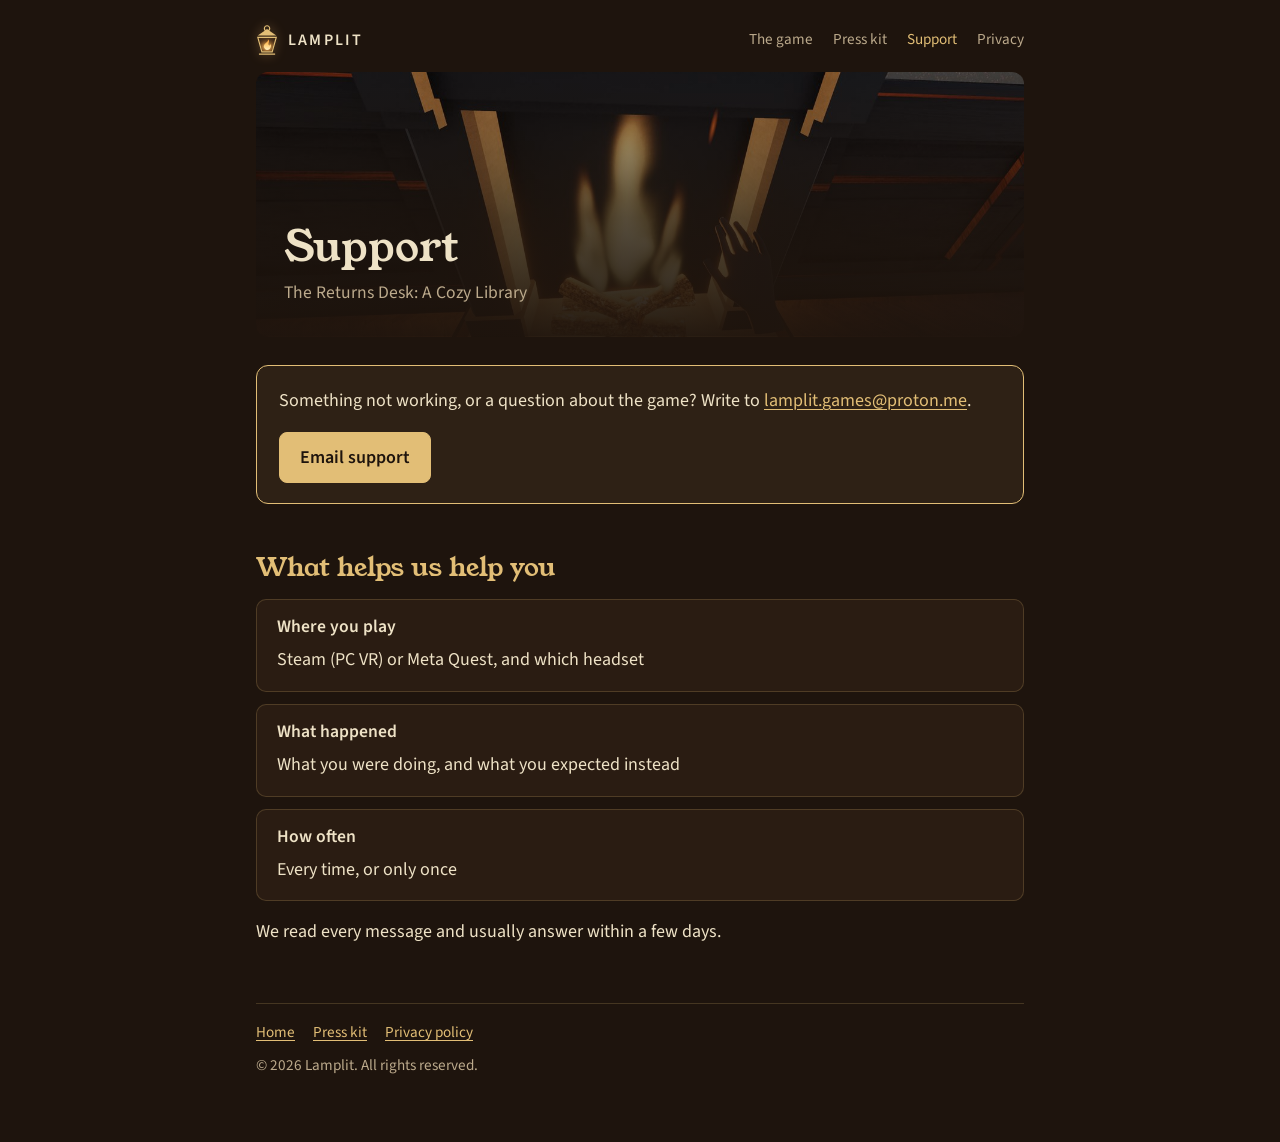
<file: support.html>
<!DOCTYPE html>
<html lang="en">
<head>
<meta charset="utf-8">
<meta name="viewport" content="width=device-width, initial-scale=1">
<title>Support — The Returns Desk: A Cozy Library | Lamplit</title>
<meta name="description" content="Help with The Returns Desk: A Cozy Library on Steam and Meta Quest. Write to Lamplit and say where you play, what happened and how often.">
<link rel="canonical" href="https://lamplitgames.github.io/support.html">
<meta name="robots" content="index, follow">
<meta name="author" content="Lamplit">
<meta name="theme-color" content="#1e140d">
<meta name="color-scheme" content="dark">

<meta property="og:type" content="website">
<meta property="og:site_name" content="Lamplit">
<meta property="og:locale" content="en_US">
<meta property="og:url" content="https://lamplitgames.github.io/support.html">
<meta property="og:title" content="Support — The Returns Desk: A Cozy Library">
<meta property="og:description" content="Help with The Returns Desk: A Cozy Library on Steam and Meta Quest.">
<meta property="og:image" content="https://lamplitgames.github.io/img/og-image.jpg">
<meta property="og:image:width" content="1200">
<meta property="og:image:height" content="630">
<meta name="twitter:card" content="summary_large_image">

<link rel="icon" href="/favicon.ico" sizes="48x48">
<link rel="icon" href="/img/lamplit-mark.svg" type="image/svg+xml">
<link rel="apple-touch-icon" href="/img/apple-touch-icon.png">
<link rel="manifest" href="/manifest.json">

<link rel="preconnect" href="https://fonts.googleapis.com">
<link rel="preconnect" href="https://fonts.gstatic.com" crossorigin>
<link rel="stylesheet" href="https://fonts.googleapis.com/css2?family=Source+Sans+3:wght@400;600&family=Young+Serif&display=swap">
<link rel="stylesheet" href="style.css?v=5">

<script type="application/ld+json">
{
  "@context": "https://schema.org",
  "@graph": [
    {
      "@type": "ContactPage",
      "@id": "https://lamplitgames.github.io/support.html",
      "url": "https://lamplitgames.github.io/support.html",
      "name": "Support — The Returns Desk: A Cozy Library",
      "description": "Help with The Returns Desk: A Cozy Library on Steam and Meta Quest.",
      "inLanguage": "en",
      "isPartOf": { "@id": "https://lamplitgames.github.io/#website" },
      "about": { "@id": "https://lamplitgames.github.io/#game" },
      "publisher": { "@id": "https://lamplitgames.github.io/#org" }
    },
    {
      "@type": "BreadcrumbList",
      "itemListElement": [
        { "@type": "ListItem", "position": 1, "name": "Lamplit", "item": "https://lamplitgames.github.io/" },
        { "@type": "ListItem", "position": 2, "name": "Support", "item": "https://lamplitgames.github.io/support.html" }
      ]
    }
  ]
}
</script>
</head>
<body class="legal">
<main>
<nav class="topbar" aria-label="Site">
<a class="brand" href="/"><img src="img/lamplit-mark.svg" alt="" width="22" height="32"><span class="studio">Lamplit</span></a>
<span class="topbar-links"><a href="/#game">The game</a><a href="/#press">Press kit</a><a href="support.html" aria-current="page">Support</a><a href="privacy.html">Privacy</a></span>
</nav>
<header class="page-hero hero-hearth">
<h1>Support</h1>
<p class="sub">The Returns Desk: A Cozy Library</p>
</header>

<div class="callout">
<p>Something not working, or a question about the game? Write to <a href="mailto:lamplit.games@proton.me">lamplit.games@proton.me</a>.</p>
<p class="stores"><a class="button primary" href="mailto:lamplit.games@proton.me?subject=The%20Returns%20Desk%20support">Email support</a></p>
</div>

<section id="help">
<h2>What helps us help you</h2>
<div class="items">
<article class="item">
<h3>Where you play</h3>
<p>Steam (PC VR) or Meta Quest, and which headset</p>
</article>
<article class="item">
<h3>What happened</h3>
<p>What you were doing, and what you expected instead</p>
</article>
<article class="item">
<h3>How often</h3>
<p>Every time, or only once</p>
</article>
</div>
<p>We read every message and usually answer within a few days.</p>
</section>

<footer>
<nav aria-label="Footer"><a href="/">Home</a><a href="/#press">Press kit</a><a href="privacy.html">Privacy policy</a></nav>
<p>© 2026 Lamplit. All rights reserved.</p>
</footer>
</main>
</body>
</html>
</file>
<file: style.css>
/* Lamplit site. Palette: the brand's (blendfiles/media/store_art/src/SOURCE.txt): walnut, cream, brass, glow.
   Type: Young Serif for headings (the game's wordmark face), Source Sans 3 for text (the studio's face, 600 for "Lamplit"). */
:root {
  --bg: #1e140d;
  --panel: #2a1c12;
  --text: #eee2c6;
  --muted: #bcaa8c;
  --accent: #e2be76;
  --glow: #ffc46e;
  --line: rgba(226, 190, 118, 0.2);
  --radius: 12px;
  --serif: "Young Serif", Georgia, "Times New Roman", serif;
  --sans: "Source Sans 3", "Segoe UI", system-ui, -apple-system, sans-serif;
  color-scheme: dark;
}
* { box-sizing: border-box; }
html { scroll-behavior: smooth; -webkit-text-size-adjust: 100%; }
body { margin: 0; background: var(--bg); color: var(--text); font: 400 18px/1.65 var(--sans); }
main { max-width: 800px; margin: 0 auto; padding: 16px 16px 64px; }

h1, h2, h3 { font-family: var(--serif); font-weight: 400; line-height: 1.2; text-wrap: balance; }
h1 { font-size: 2.4rem; margin: 0 0 8px; letter-spacing: 0.005em; }
h2 { font-size: 1.6rem; margin: 48px 0 12px; color: var(--accent); }
h3 { font-size: 1.15rem; margin: 32px 0 8px; color: var(--accent); }
p { margin: 0 0 16px; }
strong { font-weight: 600; }
a { color: var(--accent); text-underline-offset: 3px; text-decoration-thickness: 1px; }
a:hover { color: var(--glow); }
a:focus-visible, .button:focus-visible { outline: 2px solid var(--glow); outline-offset: 3px; border-radius: 4px; }
img, video { max-width: 100%; height: auto; display: block; }
ul { margin: 0 0 16px; padding-left: 22px; }
li { margin: 4px 0; }

.studio { font-family: var(--sans); font-weight: 600; text-transform: uppercase; letter-spacing: 0.16em; font-size: 0.85rem; color: var(--text); text-decoration: none; }
.sub { color: var(--muted); font-size: 1.1rem; margin: 0 0 8px; }
.date { color: var(--muted); font-size: 0.95rem; margin: 0; }
.small { color: var(--muted); font-size: 0.95rem; margin: 8px 0 0; }
.lead { font-size: 1.2rem; line-height: 1.6; }

/* Top bar and footer, shared by every page. */
.topbar { display: flex; align-items: center; justify-content: space-between; gap: 16px; padding: 8px 0 16px; }
.brand { display: inline-flex; align-items: center; gap: 10px; text-decoration: none; }
.brand img { width: 22px; height: 32px; filter: drop-shadow(0 0 6px rgba(255, 196, 110, 0.35)); }
.brand .studio { font-size: 1rem; letter-spacing: 0.14em; }
.topbar-links { display: flex; flex-wrap: wrap; gap: 4px 20px; font-size: 0.95rem; }
.topbar-links a { color: var(--muted); text-decoration: none; }
.topbar-links a:hover, .topbar-links a[aria-current="page"] { color: var(--accent); }
footer { margin-top: 56px; padding-top: 16px; border-top: 1px solid var(--line); color: var(--muted); font-size: 0.95rem; }
footer p { margin: 0; }
footer nav { display: flex; flex-wrap: wrap; gap: 4px 18px; margin-bottom: 8px; }

/* Buttons. */
.stores { display: flex; flex-wrap: wrap; gap: 12px; margin: 20px 0 0; }
.button { display: inline-block; padding: 10px 20px; border: 1px solid var(--accent); border-radius: 8px; font-weight: 600; text-decoration: none; transition: background 0.15s ease, color 0.15s ease; }
.button:hover { background: var(--accent); color: var(--bg); }
.button.primary { background: var(--accent); color: var(--bg); }
.button.primary:hover { background: var(--glow); border-color: var(--glow); }

/* Panels and definition lists. */
.panel { background: var(--panel); border: 1px solid var(--line); border-radius: var(--radius); padding: 18px 22px; }
dl { display: grid; grid-template-columns: max-content 1fr; gap: 8px 24px; margin: 0; }
dt { color: var(--muted); font-weight: 600; }
dd { margin: 0; }

/* Main page. */
.hero-img { width: 100%; border-radius: var(--radius); box-shadow: 0 20px 60px rgba(0, 0, 0, 0.5); }
.home-head { text-align: center; padding: 32px 0 8px; }
.home-head .stores { justify-content: center; }
.home .lead { margin: 32px 0 0; padding-top: 28px; border-top: 1px solid var(--line); }
.home video { width: 100%; border-radius: var(--radius); border: 1px solid var(--line); background: #000; }
.eyebrow { font-weight: 600; text-transform: uppercase; letter-spacing: 0.14em; font-size: 0.85rem; color: var(--accent); margin: 0 0 10px; }
.home section > h2 { margin-top: 56px; }
.media { margin: 8px 0 18px; }
.media img, .media video { width: 100%; border-radius: var(--radius); border: 1px solid var(--line); background: var(--panel); }
.media-pair { display: grid; grid-template-columns: 1fr 1fr; gap: 12px; }
.media-pair .media { margin-bottom: 12px; }
.two-col { display: grid; grid-template-columns: 1fr 1fr; gap: 16px; margin-top: 40px; }
.two-col h3 { margin-top: 0; }
.two-col ul { margin-bottom: 0; }
.shots { display: grid; grid-template-columns: repeat(3, 1fr); gap: 12px; margin-top: 8px; }
.shots a:first-child { grid-column: 1 / -1; }
.shots a { display: block; border-radius: 8px; overflow: hidden; border: 1px solid var(--line); transition: transform 0.15s ease, border-color 0.15s ease; }
.shots a:hover { transform: translateY(-2px); border-color: var(--accent); }
.downloads { list-style: none; padding: 0; display: grid; grid-template-columns: repeat(2, 1fr); gap: 12px; }
.downloads li { margin: 0; background: var(--panel); border: 1px solid var(--line); border-radius: 10px; padding: 12px 16px; display: flex; flex-direction: column; gap: 2px; }
.downloads li > a, .downloads .dl-title { font-weight: 600; }
.downloads li > span:last-child { color: var(--muted); font-size: 0.92rem; }

/* Inner pages: a header over a screenshot, a summary row, data items as cards. */
.page-hero { border-radius: var(--radius); overflow: hidden; padding: 150px 28px 26px; margin: 0 0 28px; background-color: var(--panel); background-size: cover; background-position: center 30%; }
.page-hero h1 { font-size: 2.6rem; margin: 0 0 6px; }
.page-hero .sub { margin-bottom: 4px; }
.hero-desk { background-image: linear-gradient(180deg, rgba(30, 20, 13, 0.2) 0%, rgba(30, 20, 13, 0.75) 55%, rgba(30, 20, 13, 0.97) 100%), url("presskit/thumb-01_returns_desk.jpg"); }
.hero-hearth { background-image: linear-gradient(180deg, rgba(30, 20, 13, 0.2) 0%, rgba(30, 20, 13, 0.75) 55%, rgba(30, 20, 13, 0.97) 100%), url("presskit/thumb-03_hearth_poke.jpg"); background-position: center 45%; }
.glance { display: grid; grid-template-columns: repeat(3, 1fr); gap: 12px; margin: 0 0 24px; }
.glance-card { background: var(--panel); border: 1px solid var(--line); border-top: 3px solid var(--accent); border-radius: 10px; padding: 14px 16px; }
.glance-card h2 { font-family: var(--sans); font-weight: 600; font-size: 1.05rem; margin: 0 0 6px; color: var(--text); }
.glance-card p { margin: 0; font-size: 0.97rem; color: var(--muted); }
.toc { display: flex; flex-wrap: wrap; gap: 8px; padding: 16px 0; border-top: 1px solid var(--line); border-bottom: 1px solid var(--line); }
.toc a { font-size: 0.95rem; padding: 4px 14px; border: 1px solid var(--line); border-radius: 999px; text-decoration: none; }
.toc a:hover { border-color: var(--accent); }
section { scroll-margin-top: 16px; }
.items { display: grid; gap: 12px; margin: 16px 0; }
.item { background: var(--panel); border: 1px solid var(--line); border-radius: 10px; padding: 16px 20px; }
.item h3 { font-family: var(--sans); font-weight: 600; font-size: 1.1rem; margin: 0 0 8px; color: var(--text); }
.item p { margin: 0; }
.item dl { grid-template-columns: 6.5em 1fr; gap: 4px 16px; font-size: 1rem; }
.callout { background: rgba(226, 190, 118, 0.08); border: 1px solid var(--accent); border-radius: var(--radius); padding: 20px 22px; margin: 12px 0 8px; }
.callout p { margin: 0; }
.callout .stores { margin-top: 16px; }

@media (max-width: 640px) {
  body { font-size: 17px; }
  .topbar { flex-direction: column; align-items: flex-start; gap: 6px; }
  .topbar-links { gap: 4px 18px; }
  h1, .page-hero h1 { font-size: 1.9rem; }
  h2 { font-size: 1.4rem; }
  .glance, .downloads, .media-pair, .two-col { grid-template-columns: 1fr; }
  .page-hero { padding: 110px 18px 18px; }
  .shots { grid-template-columns: 1fr 1fr; }
  dl, .item dl { grid-template-columns: 1fr; gap: 2px; }
  dd { margin-bottom: 10px; }
}
@media (prefers-reduced-motion: reduce) { html { scroll-behavior: auto; } .shots a, .button { transition: none; } }
</file>
